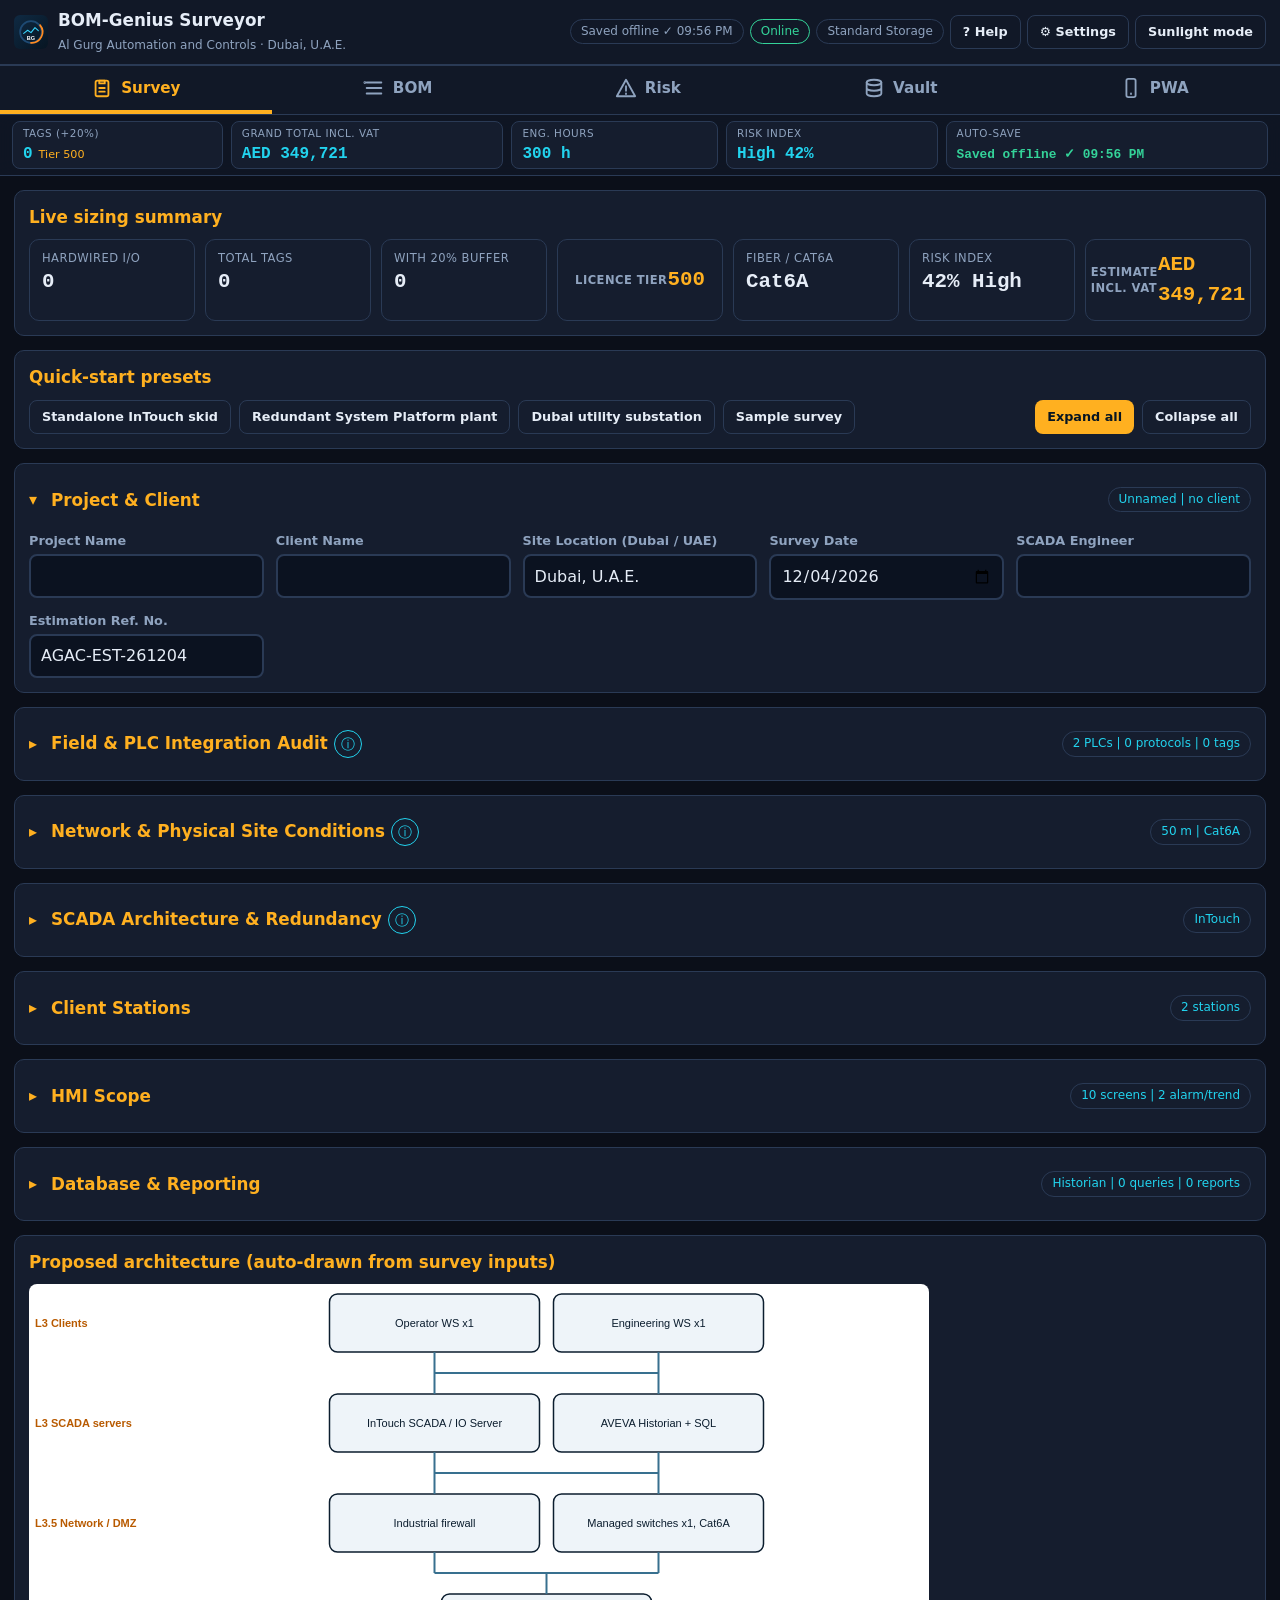
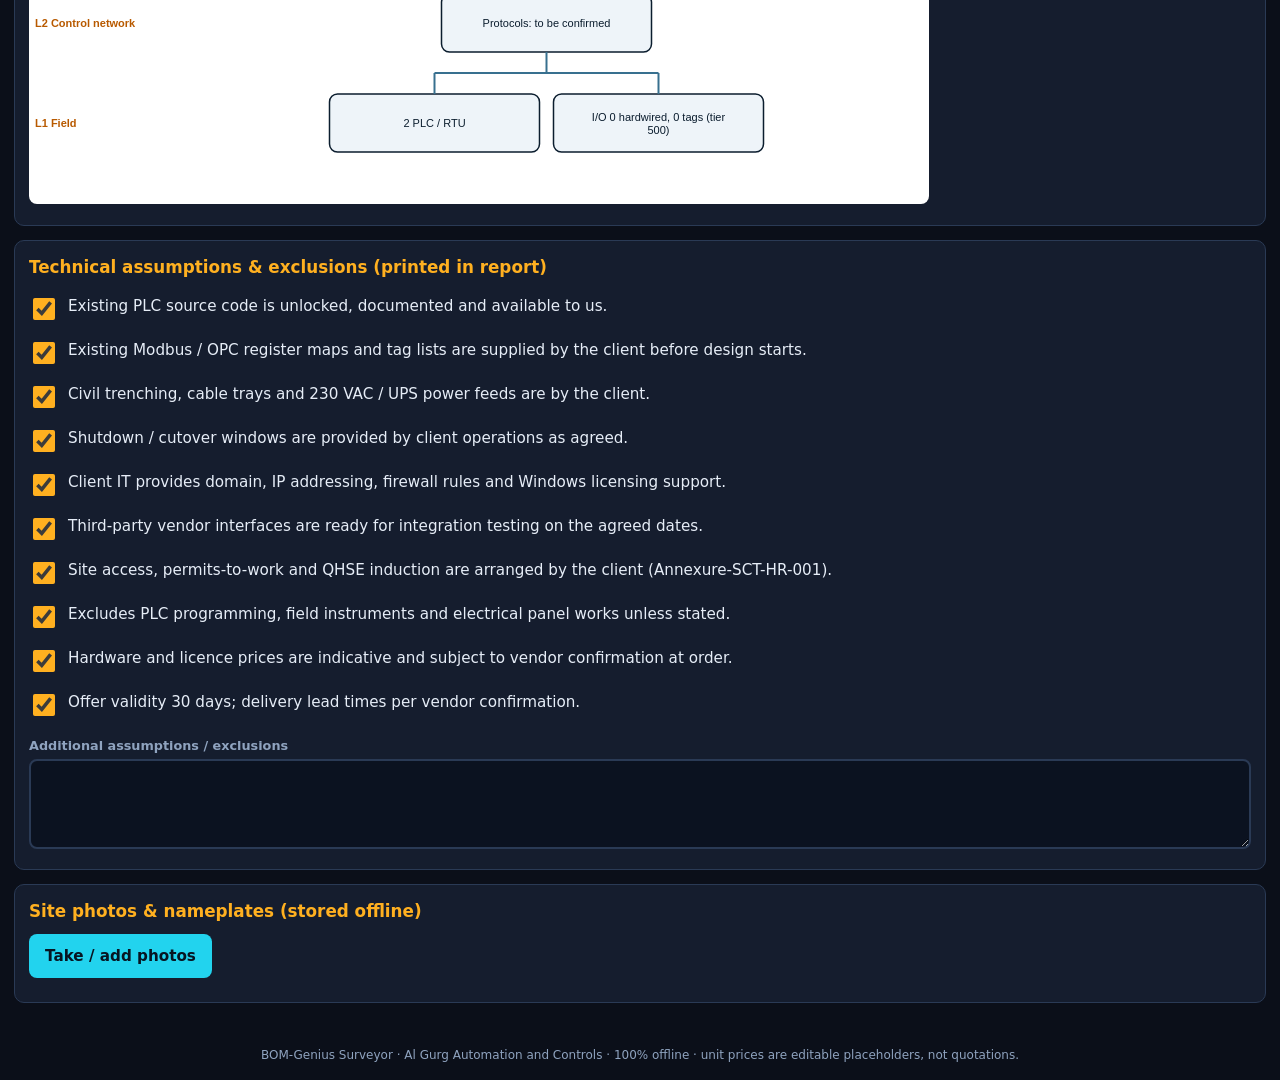
<file: index.html>
<!DOCTYPE html>
<html lang="en" data-theme="dark">
<head>
<meta charset="utf-8">
<meta name="viewport" content="width=device-width, initial-scale=1, viewport-fit=cover">
<title>BOM-Genius Surveyor</title>
<meta name="description" content="Offline site survey, Wonderware/AVEVA SCADA BOM estimator and risk analyzer.">
<meta name="theme-color" content="#0b1d2e">
<meta name="mobile-web-app-capable" content="yes">
<meta name="apple-mobile-web-app-capable" content="yes">
<meta name="apple-mobile-web-app-status-bar-style" content="black-translucent">
<meta name="apple-mobile-web-app-title" content="BOM-Genius">
<link rel="manifest" href="manifest.webmanifest">
<link rel="icon" type="image/svg+xml" href="favicon.svg">
<link rel="icon" type="image/png" sizes="32x32" href="icons/favicon-32x32.png">
<link rel="icon" type="image/png" sizes="16x16" href="icons/favicon-16x16.png">
<link rel="apple-touch-icon" href="icons/apple-touch-icon.png">
<link rel="stylesheet" href="css/styles.css">
</head>
<body>
<div class="stack">
<header class="top">
  <div class="brand"><img src="favicon.svg" alt="" width="34" height="34"><div><b>BOM-Genius Surveyor</b><small>Al Gurg Automation &amp; Controls &middot; Dubai</small></div></div>
  <div class="top-r">
    <span id="saveState" class="pill">Ready</span>
    <span id="netState" class="pill ok">Online</span>
    <span id="storState" class="pill">Storage</span>
    <button id="helpBtn" class="btn sm ghost" aria-label="Help">? Help</button>
    <button id="settingsBtn" class="btn sm ghost" aria-label="Settings">&#9881; Settings</button>
    <button id="installBtn" class="btn sm" hidden>Install App</button>
    <button id="themeBtn" class="btn sm ghost" aria-label="Toggle theme">Sunlight mode</button>
  </div>
</header>
<nav class="tabs" id="tabs" role="tablist"><button data-tab="survey" class="on"><svg viewBox="0 0 24 24" width="22" height="22" fill="none" stroke="currentColor" stroke-width="2" stroke-linecap="round" stroke-linejoin="round" aria-hidden="true"><rect x="5" y="4" width="14" height="17" rx="2"/><path d="M9 4h6v3H9zM9 12h6M9 16h6"/></svg><span>Survey</span></button><button data-tab="bom"><svg viewBox="0 0 24 24" width="22" height="22" fill="none" stroke="currentColor" stroke-width="2" stroke-linecap="round" stroke-linejoin="round" aria-hidden="true"><path d="M4 6h16M4 12h16M4 18h16"/><circle cx="2" cy="6" r=".5"/></svg><span>BOM</span></button><button data-tab="risk"><svg viewBox="0 0 24 24" width="22" height="22" fill="none" stroke="currentColor" stroke-width="2" stroke-linecap="round" stroke-linejoin="round" aria-hidden="true"><path d="M12 3l10 18H2z"/><path d="M12 10v5M12 18v.5"/></svg><span>Risk</span></button><button data-tab="vault"><svg viewBox="0 0 24 24" width="22" height="22" fill="none" stroke="currentColor" stroke-width="2" stroke-linecap="round" stroke-linejoin="round" aria-hidden="true"><ellipse cx="12" cy="6" rx="8" ry="3"/><path d="M4 6v12c0 1.7 3.6 3 8 3s8-1.3 8-3V6M4 12c0 1.7 3.6 3 8 3s8-1.3 8-3"/></svg><span>Vault</span></button><button data-tab="pwa"><svg viewBox="0 0 24 24" width="22" height="22" fill="none" stroke="currentColor" stroke-width="2" stroke-linecap="round" stroke-linejoin="round" aria-hidden="true"><rect x="7" y="2" width="10" height="20" rx="2"/><path d="M12 18v.5"/></svg><span>PWA</span></button></nav>
<div id="ribbon" class="ribbon" aria-live="polite"></div>
</div>
<main>
  <section id="tab-survey" class="panel"></section>
  <section id="tab-bom" class="panel" hidden></section>
  <section id="tab-risk" class="panel" hidden></section>
  <section id="tab-vault" class="panel" hidden></section>
  <section id="tab-pwa" class="panel" hidden></section>
</main>
<footer class="foot">BOM-Genius Surveyor &middot; 100% offline &middot; unit prices are editable placeholders, not quotations.</footer>
<div id="printArea"></div>
<div id="toast" role="status"></div>
<script>
if('serviceWorker' in navigator){window.addEventListener('load',function(){navigator.serviceWorker.register('sw.js').catch(function(e){console.warn('SW failed',e)})})}
</script>
<script src="js/app.js"></script>
</body>
</html>
</file>
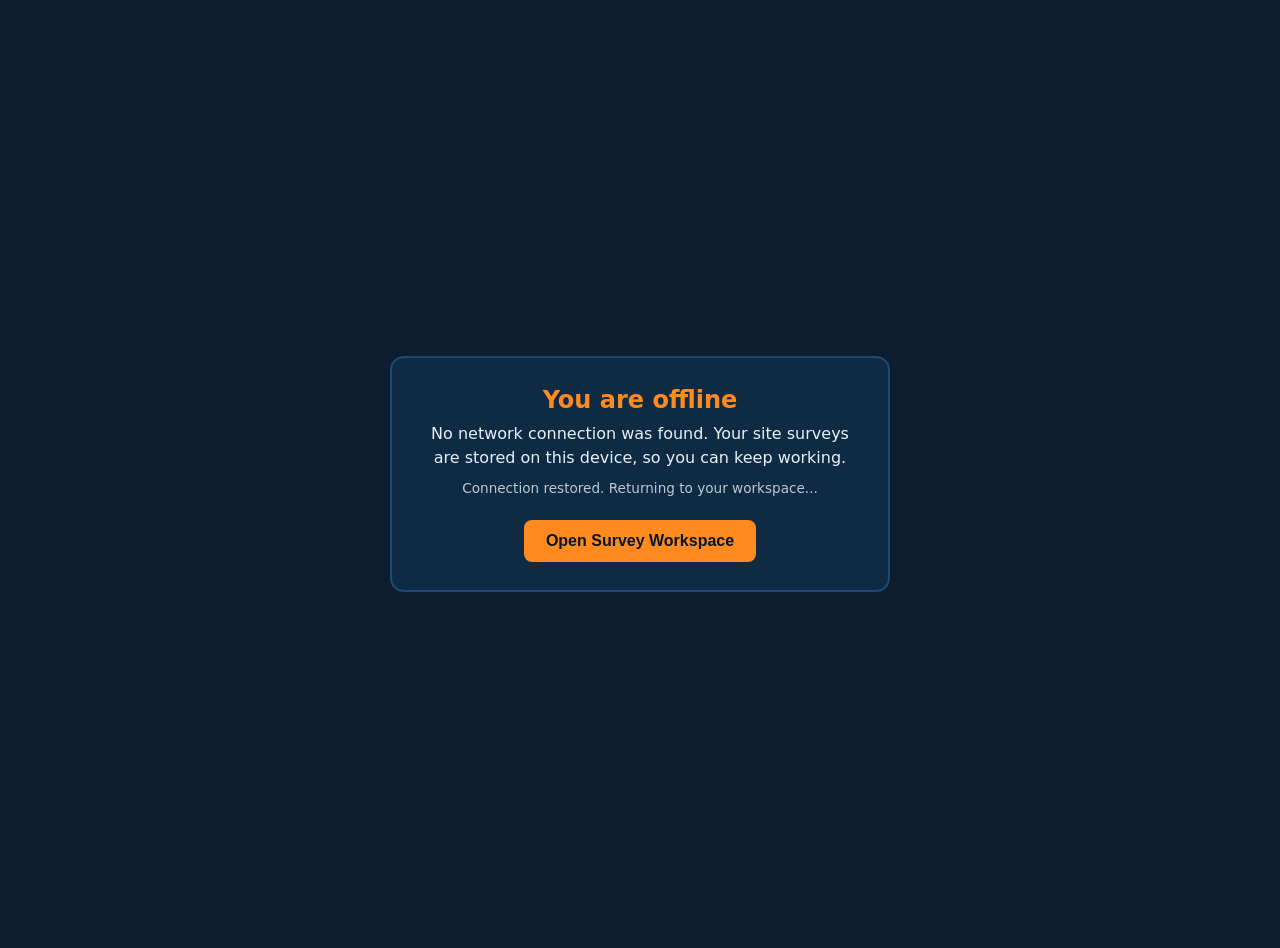
<file: offline.html>
<!DOCTYPE html>
<html lang="en">
<head>
<meta charset="utf-8">
<meta name="viewport" content="width=device-width, initial-scale=1">
<title>Offline | BOM-Genius Surveyor</title>
<meta name="theme-color" content="#0b1d2e">
<style>
  body{margin:0;min-height:100vh;display:flex;align-items:center;justify-content:center;background:#0b1d2e;color:#e8f1f8;font-family:system-ui,-apple-system,Segoe UI,Roboto,sans-serif;text-align:center;padding:24px}
  .box{max-width:440px;border:2px solid #1e4a73;border-radius:14px;padding:28px;background:#0f2a43}
  h1{margin:0 0 8px;font-size:1.5rem;color:#ff8a1f}
  p{line-height:1.5;margin:8px 0}
  button{margin-top:14px;padding:12px 22px;font-size:1rem;font-weight:700;border:0;border-radius:8px;background:#ff8a1f;color:#071522;cursor:pointer}
  .s{font-size:.85rem;opacity:.8}
</style>
</head>
<body>
<div class="box">
  <h1>You are offline</h1>
  <p>No network connection was found. Your site surveys are stored on this device, so you can keep working.</p>
  <p class="s" id="st">Checking connection...</p>
  <button id="go">Open Survey Workspace</button>
</div>
<script>
  var st=document.getElementById('st');
  function go(){location.replace('index.html')}
  document.getElementById('go').addEventListener('click',go);
  function upd(){st.textContent=navigator.onLine?'Connection restored. Returning to your workspace...':'Still offline. The cached workspace will open in a moment.'}
  window.addEventListener('online',function(){upd();setTimeout(go,800)});
  window.addEventListener('offline',upd);
  upd();
  setTimeout(go,2500);
</script>
</body>
</html>
</file>
<file: css/styles.css>
:root{--bg:#0b0f19;--bg2:#111827;--card:#151d2e;--line:#2a3a55;--tx:#e6edf7;--mut:#8fa3bf;--acc:#ffb020;--acc2:#22d3ee;--ok:#34d399;--warn:#fbbf24;--bad:#ff5a5f;--inp:#0b1220;--r:10px}
:root[data-theme=light]{--bg:#ffffff;--bg2:#f4f6f9;--card:#ffffff;--line:#090d16;--tx:#090d16;--mut:#2c3a4d;--acc:#b34700;--acc2:#005f80;--ok:#0b6b34;--warn:#7a5800;--bad:#b00020;--inp:#ffffff;--r:10px}
*{box-sizing:border-box}
html{-webkit-text-size-adjust:100%}
body{margin:0;background:var(--bg);color:var(--tx);font:16px/1.45 system-ui,-apple-system,"Segoe UI",Roboto,Arial,sans-serif;padding-bottom:env(safe-area-inset-bottom)}
.top{display:flex;flex-wrap:wrap;gap:8px;align-items:center;justify-content:space-between;padding:calc(8px + env(safe-area-inset-top)) 14px 8px;background:var(--bg2);border-bottom:2px solid var(--line);position:sticky;top:0;z-index:20}
.brand{display:flex;gap:10px;align-items:center}
.brand b{display:block;font-size:1.05rem}
.brand small{color:var(--mut);font-size:.75rem}
.top-r{display:flex;gap:6px;align-items:center;flex-wrap:wrap}
.pill{font-size:.75rem;padding:3px 10px;border-radius:99px;border:1px solid var(--line);color:var(--mut)}
.pill.ok{color:var(--ok);border-color:var(--ok)}
.pill.bad{color:var(--bad);border-color:var(--bad)}
.tabs{display:flex;overflow-x:auto;background:var(--bg2);border-bottom:1px solid var(--line);position:sticky;top:56px;z-index:15;-webkit-overflow-scrolling:touch}
.tabs button{flex:1 0 auto;min-height:48px;padding:0 16px;background:none;border:0;border-bottom:4px solid transparent;color:var(--mut);font-weight:600;font-size:.95rem;font-family:inherit;cursor:pointer;white-space:nowrap}
.tabs button.on{color:var(--acc);border-bottom-color:var(--acc)}
main{max-width:1280px;margin:0 auto;padding:14px}
.panel[hidden]{display:none}
.card{background:var(--card);border:1px solid var(--line);border-radius:var(--r);padding:14px;margin-bottom:14px}
.card h2,.card h3{margin:0 0 10px;font-size:1.05rem;color:var(--acc)}
.grid{display:grid;grid-template-columns:repeat(auto-fit,minmax(220px,1fr));gap:12px}
label{display:block;font-size:.8rem;color:var(--mut);margin-bottom:4px;font-weight:600}
input,select,textarea{width:100%;min-height:44px;padding:8px 10px;background:var(--inp);color:var(--tx);border:2px solid var(--line);border-radius:8px;font:inherit}
input:focus,select:focus,textarea:focus,button:focus-visible{outline:3px solid var(--acc2);outline-offset:1px}
input[type=checkbox]{width:22px;height:22px;min-height:0;accent-color:var(--acc)}
.chk{display:flex;align-items:center;gap:10px;min-height:44px;font-size:.95rem;color:var(--tx);font-weight:500;margin:0}
.chips{display:flex;flex-wrap:wrap;gap:8px}
.chips .chk{border:1px solid var(--line);border-radius:8px;padding:0 12px;background:var(--inp)}
.btn{min-height:44px;padding:0 16px;border:0;border-radius:8px;background:var(--acc);color:#071522;font-weight:700;font-size:.95rem;font-family:inherit;cursor:pointer}
.btn.sm{min-height:34px;padding:0 12px;font-size:.8rem}
.btn.ghost{background:transparent;color:var(--tx);border:1px solid var(--line)}
.btn.bad{background:var(--bad);color:#fff}
.btn.alt{background:var(--acc2);color:#071522}
.btn:active{transform:translateY(1px)}
.row{display:flex;flex-wrap:wrap;gap:8px;align-items:center}
.kpis{display:grid;grid-template-columns:repeat(auto-fit,minmax(150px,1fr));gap:10px;margin-bottom:14px}
.kpi{background:var(--card);border:1px solid var(--line);border-radius:var(--r);padding:10px 12px}
.kpi small{display:block;color:var(--mut);font-size:.72rem;text-transform:uppercase;letter-spacing:.04em}
.kpi b{font-size:1.3rem}
.kpi.hl b{color:var(--acc)}
.tw{overflow-x:auto}
table{width:100%;border-collapse:collapse;font-size:.88rem}
th,td{padding:6px 8px;border-bottom:1px solid var(--line);text-align:left;vertical-align:middle}
th{color:var(--mut);font-size:.72rem;text-transform:uppercase;background:var(--bg2);position:sticky;top:0}
td.n,th.n{text-align:right}
td input,td select{min-height:36px;padding:4px 6px}
td input[type=number]{width:96px;text-align:right}
td.d input{min-width:200px}
tr.sub td{font-weight:700;background:var(--bg2)}
.s-low{color:var(--ok)}.s-med{color:var(--warn)}.s-high{color:var(--acc)}.s-crit{color:var(--bad)}
.badge{display:inline-block;padding:2px 8px;border-radius:6px;font-size:.75rem;font-weight:700;border:1px solid currentColor}
.mut{color:var(--mut)}
.small{font-size:.8rem}
.vlist .item{display:flex;flex-wrap:wrap;gap:8px;justify-content:space-between;align-items:center;padding:10px 0;border-bottom:1px solid var(--line)}
.vlist .item.cur{border-left:4px solid var(--acc);padding-left:10px}
.chk-list li{margin:4px 0}
.foot{text-align:center;color:var(--mut);font-size:.75rem;padding:16px}
#toast{position:fixed;left:50%;bottom:20px;transform:translateX(-50%) translateY(80px);background:var(--acc);color:#071522;font-weight:700;padding:10px 18px;border-radius:8px;transition:transform .25s;z-index:50;max-width:90vw}
#toast.show{transform:translateX(-50%) translateY(0)}
canvas.prev{max-width:100%;border:1px solid var(--line);border-radius:8px;background:#000}
#printArea{display:none}
@media (max-width:640px){main{padding:10px}.tabs{top:92px}.grid{grid-template-columns:1fr 1fr}td input[type=number]{width:76px}}
@media (max-width:420px){.grid{grid-template-columns:1fr}}
@media print{
  @page{size:A4;margin:14mm}
  body{background:#fff;color:#000;font-size:10.5pt}
  body>*:not(#printArea){display:none!important}
  #printArea{display:block!important;color:#000}
  #printArea h1{font-size:18pt;margin:0}
  #printArea h2{font-size:12.5pt;margin:14px 0 6px;padding:3px 6px;background:#0b1d2e;color:#fff;-webkit-print-color-adjust:exact;print-color-adjust:exact;break-after:avoid}
  #printArea table{width:100%;table-layout:fixed;font-size:9pt;margin-bottom:6px}
  #printArea td,#printArea th{overflow-wrap:anywhere;word-break:break-word}
  #printArea thead{display:table-header-group}
  #printArea svg{max-width:100%;height:auto;break-inside:avoid}
  .pg{display:grid;grid-template-columns:1fr 1fr;gap:8px}.pg figure{margin:0;break-inside:avoid;font-size:9pt}.pg img{width:100%}
  #printArea th{background:#e5ecf2;color:#000;position:static;-webkit-print-color-adjust:exact;print-color-adjust:exact}
  #printArea td,#printArea th{border:1px solid #888;padding:3px 5px}
  #printArea tr{break-inside:avoid}
  .ph{display:flex;justify-content:space-between;border-bottom:3px solid #ff8a1f;padding-bottom:6px;margin-bottom:8px}
  .sig{display:flex;gap:30px;margin-top:40px;break-inside:avoid}
  .sig div{flex:1;border-top:1px solid #000;padding-top:4px;font-size:9pt}
  .pb{break-before:page}
}

/* ===== UX layer ===== */
body{font-variant-numeric:tabular-nums}
:root[data-theme=light] .card,:root[data-theme=light] .kpi,:root[data-theme=light] .rb{border-width:2px}
:root[data-theme=light] input,:root[data-theme=light] select,:root[data-theme=light] textarea{border-color:#090d16}
.stack{position:sticky;top:0;z-index:30;background:var(--bg)}
.top,.tabs{position:static}
.top{padding-top:calc(8px + env(safe-area-inset-top))}
.tabs button{display:flex;align-items:center;justify-content:center;gap:8px}
.ribbon{display:flex;gap:8px;overflow-x:auto;padding:6px 12px;background:color-mix(in srgb,var(--bg2) 82%,transparent);-webkit-backdrop-filter:blur(10px);backdrop-filter:blur(10px);border-bottom:1px solid var(--line)}
.rb{flex:1 0 auto;min-width:112px;border:1px solid var(--line);border-radius:8px;padding:4px 10px;background:var(--card)}
.rb small{display:block;font-size:.65rem;color:var(--mut);text-transform:uppercase;letter-spacing:.05em}
.rb b{font:700 1rem ui-monospace,SFMono-Regular,Menlo,Consolas,monospace;color:var(--acc2)}
.rb em{font-style:normal;font-size:.7rem;margin-left:6px;color:var(--acc)}
#rbSave b{font-size:.8rem;color:var(--ok)}
.kpi b,td.n,td input[type=number]{font-family:ui-monospace,SFMono-Regular,Menlo,Consolas,monospace}
.step{display:flex;gap:6px}
.step input{text-align:center;font-weight:700}
.sb{flex:0 0 48px;min-width:48px;min-height:48px;font-size:1.5rem;font-weight:700;background:var(--bg2);color:var(--acc);border:2px solid var(--line);border-radius:8px;cursor:pointer}
.sb:active{background:var(--acc);color:#071522}
.pills{display:flex;gap:6px;margin-top:6px}
.pill-b{flex:1;min-height:36px;border:1px solid var(--line);border-radius:99px;background:transparent;color:var(--acc2);font-weight:700;cursor:pointer}
details.sec>summary{cursor:pointer;list-style:none;display:flex;flex-wrap:wrap;gap:8px;align-items:center;justify-content:space-between;min-height:44px}
details.sec>summary::-webkit-details-marker{display:none}
details.sec>summary::before{content:"\25B8";color:var(--acc);margin-right:6px}
details.sec[open]>summary::before{content:"\25BE"}
.st{font-weight:700;color:var(--acc);font-size:1.05rem;flex:1 1 auto}
.sp{font-size:.75rem;padding:3px 10px;border-radius:99px;border:1px solid var(--line);color:var(--acc2)}
.cbar{display:flex;height:26px;border-radius:8px;overflow:hidden;border:1px solid var(--line)}
.legend{display:flex;flex-wrap:wrap;gap:6px 16px;margin-top:8px;font-size:.78rem}
.legend i{display:inline-block;width:12px;height:12px;border-radius:3px;margin-right:6px;vertical-align:-1px}
.hm{display:grid;grid-template-columns:34px repeat(5,minmax(46px,1fr));gap:4px;max-width:440px}
.hl{display:flex;align-items:center;justify-content:center;font-size:.75rem;color:var(--mut);font-weight:700}
.hc{min-height:48px;border-radius:6px;display:flex;align-items:center;justify-content:center;font-weight:800;font-size:1.1rem;color:#071522}
.hm-g{background:#34d399}.hm-y{background:#fde047}.hm-o{background:#fb923c}.hm-r{background:#ef4444;color:#fff}
.modal{position:fixed;inset:0;background:rgba(0,0,0,.78);z-index:100;display:flex;align-items:center;justify-content:center;padding:10px}
.mbox{background:var(--card);border:2px solid var(--line);border-radius:12px;padding:12px;max-width:96vw;max-height:96vh;overflow:auto}
canvas.mk{display:block;max-width:100%;max-height:58vh;margin:0 auto;touch-action:none;border-radius:8px;cursor:crosshair}
@media (max-width:800px){
  body{padding-bottom:calc(128px + env(safe-area-inset-bottom))}
  .stack{position:static}
  .top{position:sticky;top:0;z-index:30;background:var(--bg2)}
  .tabs{position:fixed;left:0;right:0;bottom:0;top:auto;z-index:40;overflow:visible;padding-bottom:env(safe-area-inset-bottom);border-top:2px solid var(--line);border-bottom:0}
  .tabs button{flex:1;flex-direction:column;gap:2px;font-size:.7rem;min-height:58px;padding:0 4px;border-bottom:0;border-top:4px solid transparent}
  .tabs button.on{border-top-color:var(--acc)}
  .ribbon{position:fixed;left:0;right:0;bottom:calc(58px + env(safe-area-inset-bottom));z-index:39;border-top:1px solid var(--line);border-bottom:0}
  .rb{min-width:100px}
}
@media print{
  .exec{display:grid;grid-template-columns:1fr 1fr;gap:14px;border:2px solid #0b1d2e;padding:8px 10px;margin:8px 0 10px;line-height:1.6;break-inside:avoid}
  .sig,.ph,#printArea svg,#printArea figure{break-inside:avoid}
  #printArea .ph h1{color:#0b1d2e}
}

.info{min-width:28px;min-height:28px;margin-left:6px;border:1px solid var(--acc2);border-radius:50%;background:transparent;color:var(--acc2);font-size:.9rem;cursor:pointer;padding:0;line-height:1}
.mbox.wide{width:min(900px,96vw)}
.help{line-height:1.55;max-width:70ch}.help li{margin:6px 0}
@media (max-width:800px){#toast{bottom:150px}}

/* toast: fully hidden when idle, never blocks taps; tips are dismissible dialogs */
#toast{opacity:0;visibility:hidden;pointer-events:none;transition:opacity .2s,transform .25s}
#toast.show{opacity:1;visibility:visible}
@media (max-width:800px){
  #toast{bottom:calc(140px + env(safe-area-inset-bottom))}
  body{padding-bottom:calc(150px + env(safe-area-inset-bottom))}
  .mbox{max-height:88vh}
}
</file>
